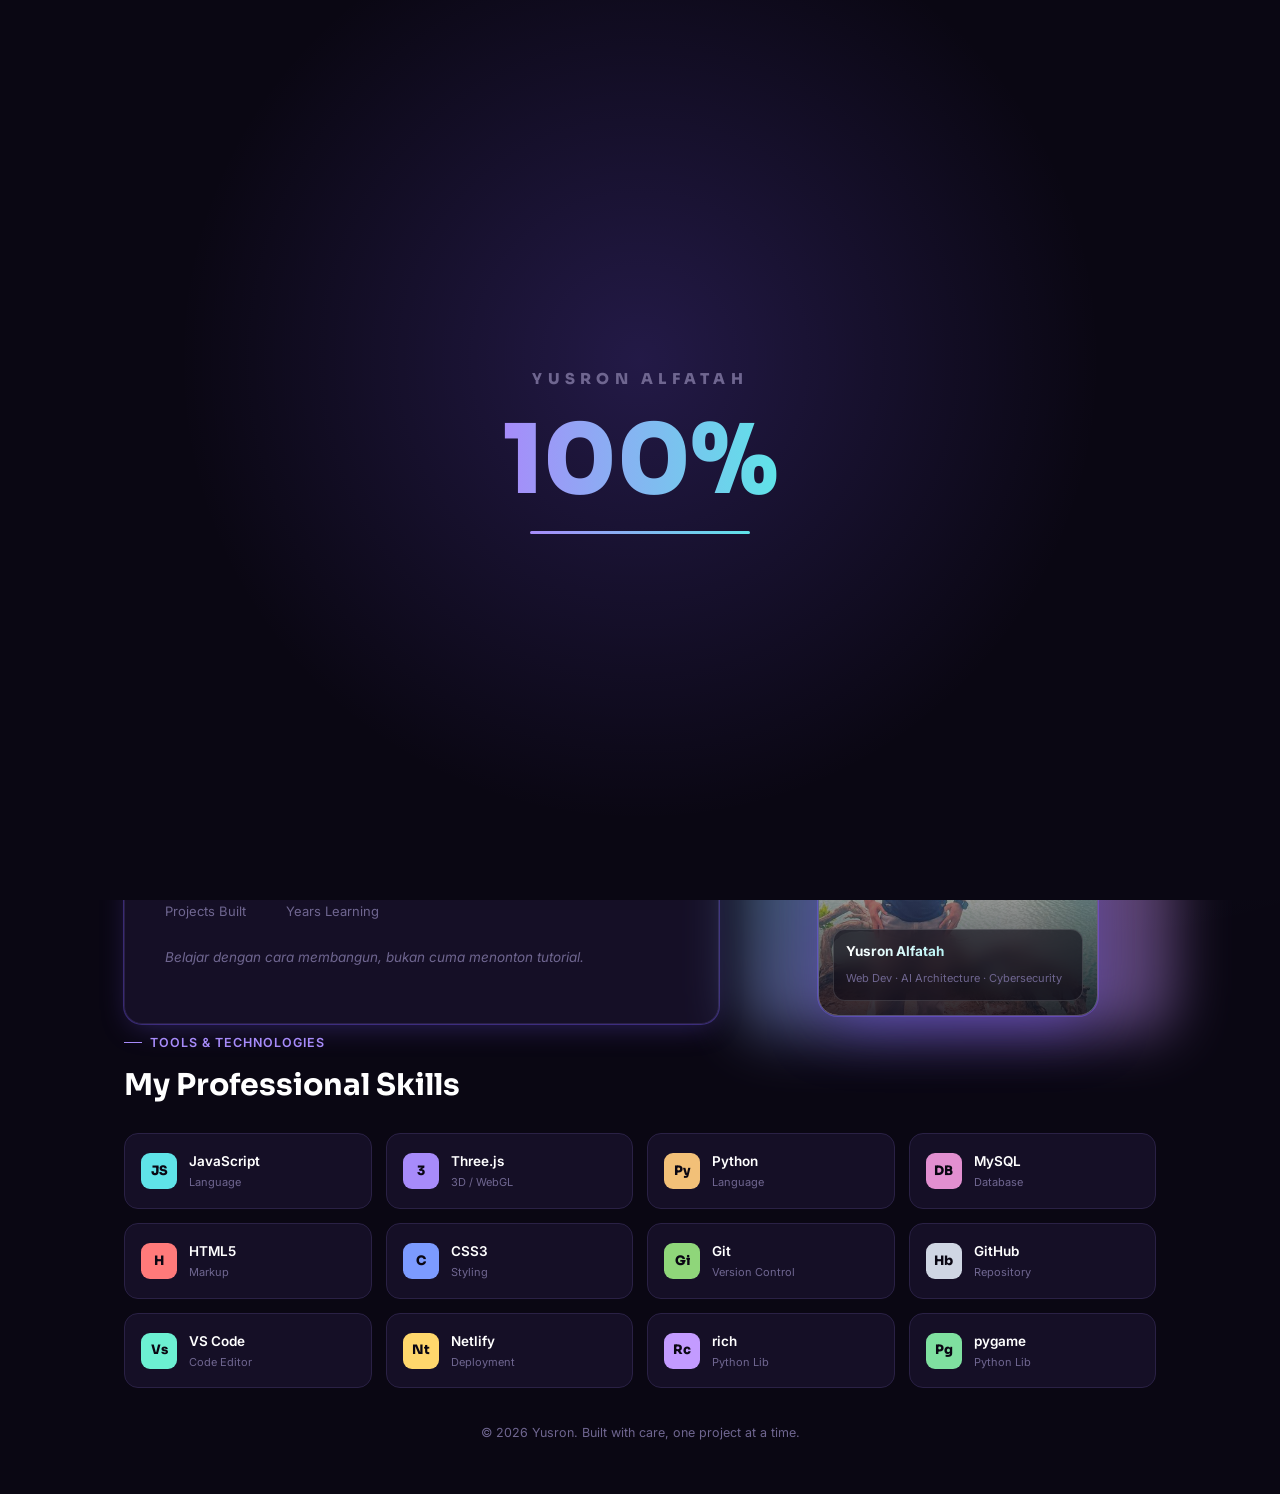
<file: index.html>
<!DOCTYPE html>
<html lang="en">
<head>
  <meta charset="UTF-8" />
  <meta name="viewport" content="width=device-width, initial-scale=1" />
  <title>Yusron | Web Developer</title>
  <meta name="description" content="Yusron — Teknologi Informasi student & web developer. Portfolio, projects, and skills." />
  <link rel="icon" href="data:image/svg+xml,<svg xmlns=%22http://www.w3.org/2000/svg%22 viewBox=%220 0 100 100%22><text y=%22.9em%22 font-size=%2290%22>✨</text></svg>" />
  <link rel="stylesheet" href="styles.css" />
</head>
<body class="is-loading">

  <div class="preloader" id="preloader">
    <div class="preloader__mark">Yusron Alfatah</div>
    <div class="preloader__count" id="preloaderCount">0%</div>
    <div class="preloader__bar"><span id="preloaderBar"></span></div>
  </div>

  <div class="navwrap">
    <nav class="nav">
      <div class="nav__brand">
        <img src="assets/profile.jpg" alt="Yusron" />
        <span class="status"><span class="dot"></span>Online</span>
      </div>
      <div class="nav__links">
        <a href="index.html" class="active">Home</a>
        <a href="projects.html">Projects</a>
        <a href="certifications.html">Certificates</a>
        <a href="contact.html">Contact</a>
      </div>
      <a href="contact.html" class="nav__cta">Contact Me</a>
    </nav>
  </div>

  <header class="hero container">
    <p class="eyebrow">Web Development · AI Architecture · Cybersecurity</p>
    <h1>Hi, I'm Yusron Alfatah —<br />Web &amp; Creative Developer</h1>
    <p class="lead">
      I build modern, interactive web experiences and explore AI-driven
      architecture and cybersecurity — from portfolio sites and community
      platforms to Three.js 3D scenes and Python-based ML/CV tools.
    </p>
    <div class="btn-row">
      <a class="btn btn--primary" href="projects.html">See My Work</a>
      <a class="btn" href="contact.html">Get in Touch</a>
    </div>
  </header>

  <section id="about" class="container">
    <p class="eyebrow">About</p>
    <div class="about">
      <div class="card about-card">
        <h2>About Me</h2>
        <p>
          I'm Yusron Alfatah, a Teknologi Informasi student who enjoys
          building full working software — not just tutorials. My focus
          spans web development, exploring AI-driven architecture, and
          cybersecurity fundamentals — from responsive interfaces to
          interactive 3D scenes and computer-vision experiments.
        </p>
        <p>
          Outside of code, I'm into indie/alt music (Reality Club,
          Cigarettes After Sex, The 1975) and philosophy — that reflective,
          personal side often ends up in my creative projects too.
        </p>
        <div class="stats">
          <div class="stat"><b>6+</b><span>Projects Built</span></div>
          <div class="stat"><b>2+</b><span>Years Learning</span></div>
        </div>
        <p class="about-tagline">Belajar dengan cara membangun, bukan cuma menonton tutorial.</p>
      </div>

      <div class="about-photo">
        <div class="frame">
          <img src="assets/profile.jpg" alt="Foto Yusron" />
          <div class="badge">
            <b>Yusron Alfatah</b>
            <span>Web Dev · AI Architecture · Cybersecurity</span>
          </div>
        </div>
      </div>
    </div>
  </section>

  <section id="tools" class="container">
    <p class="eyebrow">Tools &amp; Technologies</p>
    <h2>My Professional Skills</h2>

    <div class="tools-grid">
      <div class="tool-card"><div class="icon" style="background:#5fe3e8">JS</div><div><div class="name">JavaScript</div><div class="sub">Language</div></div></div>
      <div class="tool-card"><div class="icon" style="background:#a78bfa">3</div><div><div class="name">Three.js</div><div class="sub">3D / WebGL</div></div></div>
      <div class="tool-card"><div class="icon" style="background:#f2c078">Py</div><div><div class="name">Python</div><div class="sub">Language</div></div></div>
      <div class="tool-card"><div class="icon" style="background:#e28fd0">DB</div><div><div class="name">MySQL</div><div class="sub">Database</div></div></div>
      <div class="tool-card"><div class="icon" style="background:#ff7a7a">H</div><div><div class="name">HTML5</div><div class="sub">Markup</div></div></div>
      <div class="tool-card"><div class="icon" style="background:#7c9bff">C</div><div><div class="name">CSS3</div><div class="sub">Styling</div></div></div>
      <div class="tool-card"><div class="icon" style="background:#8fd67a">Gi</div><div><div class="name">Git</div><div class="sub">Version Control</div></div></div>
      <div class="tool-card"><div class="icon" style="background:#cfd6e3">Hb</div><div><div class="name">GitHub</div><div class="sub">Repository</div></div></div>
      <div class="tool-card"><div class="icon" style="background:#6cf0d2">Vs</div><div><div class="name">VS Code</div><div class="sub">Code Editor</div></div></div>
      <div class="tool-card"><div class="icon" style="background:#ffd76c">Nt</div><div><div class="name">Netlify</div><div class="sub">Deployment</div></div></div>
      <div class="tool-card"><div class="icon" style="background:#c39bff">Rc</div><div><div class="name">rich</div><div class="sub">Python Lib</div></div></div>
      <div class="tool-card"><div class="icon" style="background:#7fe0a0">Pg</div><div><div class="name">pygame</div><div class="sub">Python Lib</div></div></div>
    </div>
  </section>

  <footer>© 2026 Yusron. Built with care, one project at a time.</footer>

  <script>
    (function () {
      var countEl = document.getElementById("preloaderCount");
      var barEl = document.getElementById("preloaderBar");
      var preloader = document.getElementById("preloader");
      var n = 0;
      var timer = setInterval(function () {
        n += Math.floor(Math.random() * 8) + 3;
        if (n >= 100) n = 100;
        countEl.textContent = n + "%";
        barEl.style.width = n + "%";
        if (n >= 100) {
          clearInterval(timer);
          setTimeout(function () {
            preloader.classList.add("hide");
            document.body.classList.remove("is-loading");
          }, 250);
        }
      }, 90);
    })();
  </script>
</body>
</html>
</file>
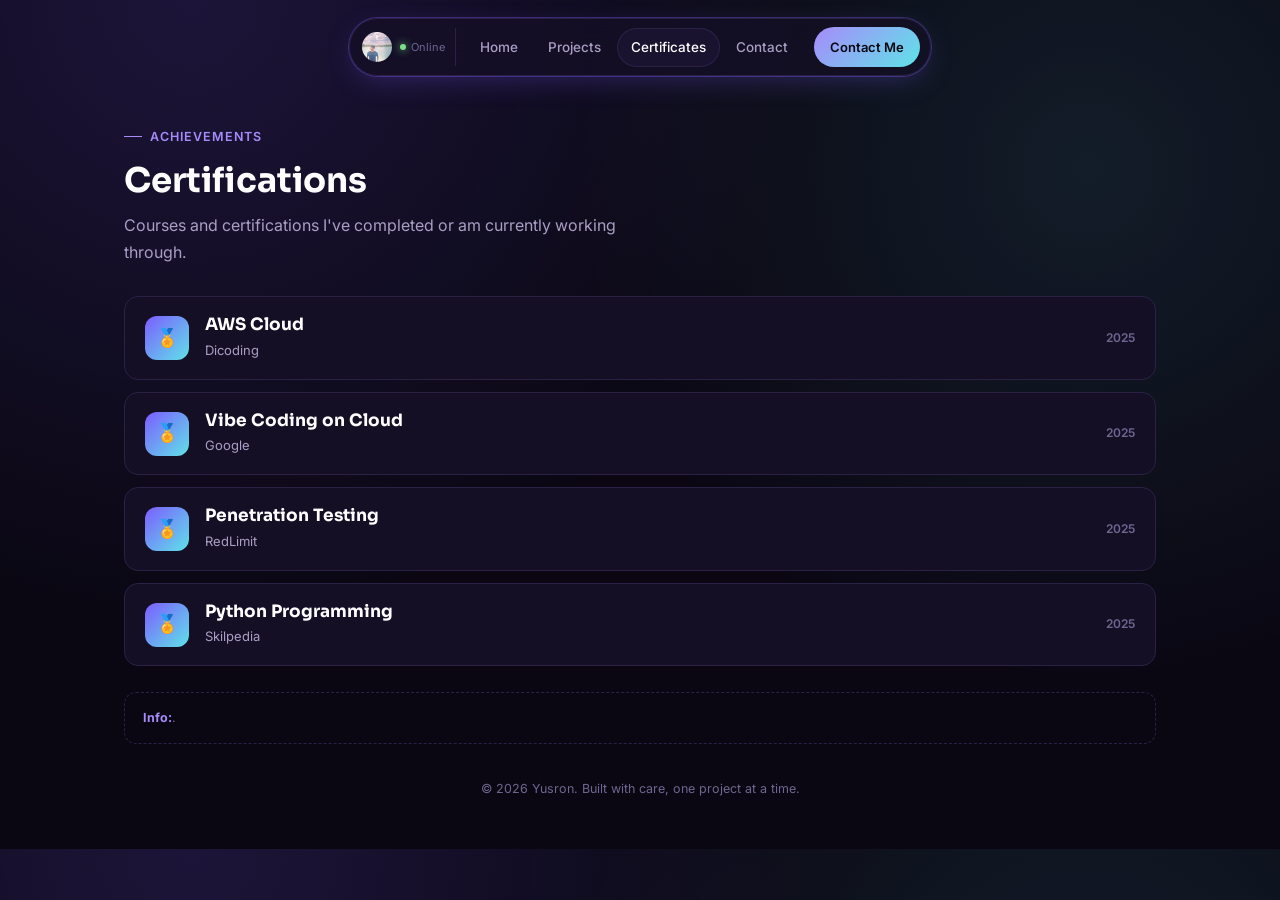
<file: certifications.html>
<!DOCTYPE html>
<html lang="en">
<head>
  <meta charset="UTF-8" />
  <meta name="viewport" content="width=device-width, initial-scale=1" />
  <title>Yusron | Certifications</title>
  <meta name="description" content="Certifications and courses completed by Yusron." />
  <link rel="icon" href="data:image/svg+xml,<svg xmlns=%22http://www.w3.org/2000/svg%22 viewBox=%220 0 100 100%22><text y=%22.9em%22 font-size=%2290%22>✨</text></svg>" />
  <link rel="stylesheet" href="styles.css" />
</head>
<body>

  <div class="navwrap">
    <nav class="nav">
      <div class="nav__brand">
        <img src="assets/profile.jpg" alt="Yusron" />
        <span class="status"><span class="dot"></span>Online</span>
      </div>
      <div class="nav__links">
        <a href="index.html">Home</a>
        <a href="projects.html">Projects</a>
        <a href="certifications.html" class="active">Certificates</a>
        <a href="contact.html">Contact</a>
      </div>
      <a href="contact.html" class="nav__cta">Contact Me</a>
    </nav>
  </div>

  <section class="container" style="padding-top:60px;">
    <p class="eyebrow">Achievements</p>
    <h2 style="font-size:34px;">Certifications</h2>
    <p style="max-width:520px;margin-top:10px;">Courses and certifications I've completed or am currently working through.</p>

    <div class="cert-grid">
      <div class="cert-card">
        <div class="medal">🏅</div>
        <div>
          <h3>AWS Cloud</h3>
          <div class="issuer">Dicoding</div>
        </div>
        <div class="date">2025</div>
      </div>
      <div class="cert-card">
        <div class="medal">🏅</div>
        <div>
          <h3>Vibe Coding on Cloud</h3>
          <div class="issuer">Google</div>
        </div>
        <div class="date">2025</div>
      </div>
      <div class="cert-card">
        <div class="medal">🏅</div>
        <div>
          <h3>Penetration Testing</h3>
          <div class="issuer">RedLimit</div>
        </div>
        <div class="date">2025</div>
      </div>
      <div class="cert-card">
        <div class="medal">🏅</div>
        <div>
          <h3>Python Programming</h3>
          <div class="issuer">Skilpedia</div>
        </div>
        <div class="date">2025</div>
      </div>
    </div>

    <div class="note"><b>Info:</b>.</div>
  </section>

  <footer>© 2026 Yusron. Built with care, one project at a time.</footer>

</body>
</html>
</file>
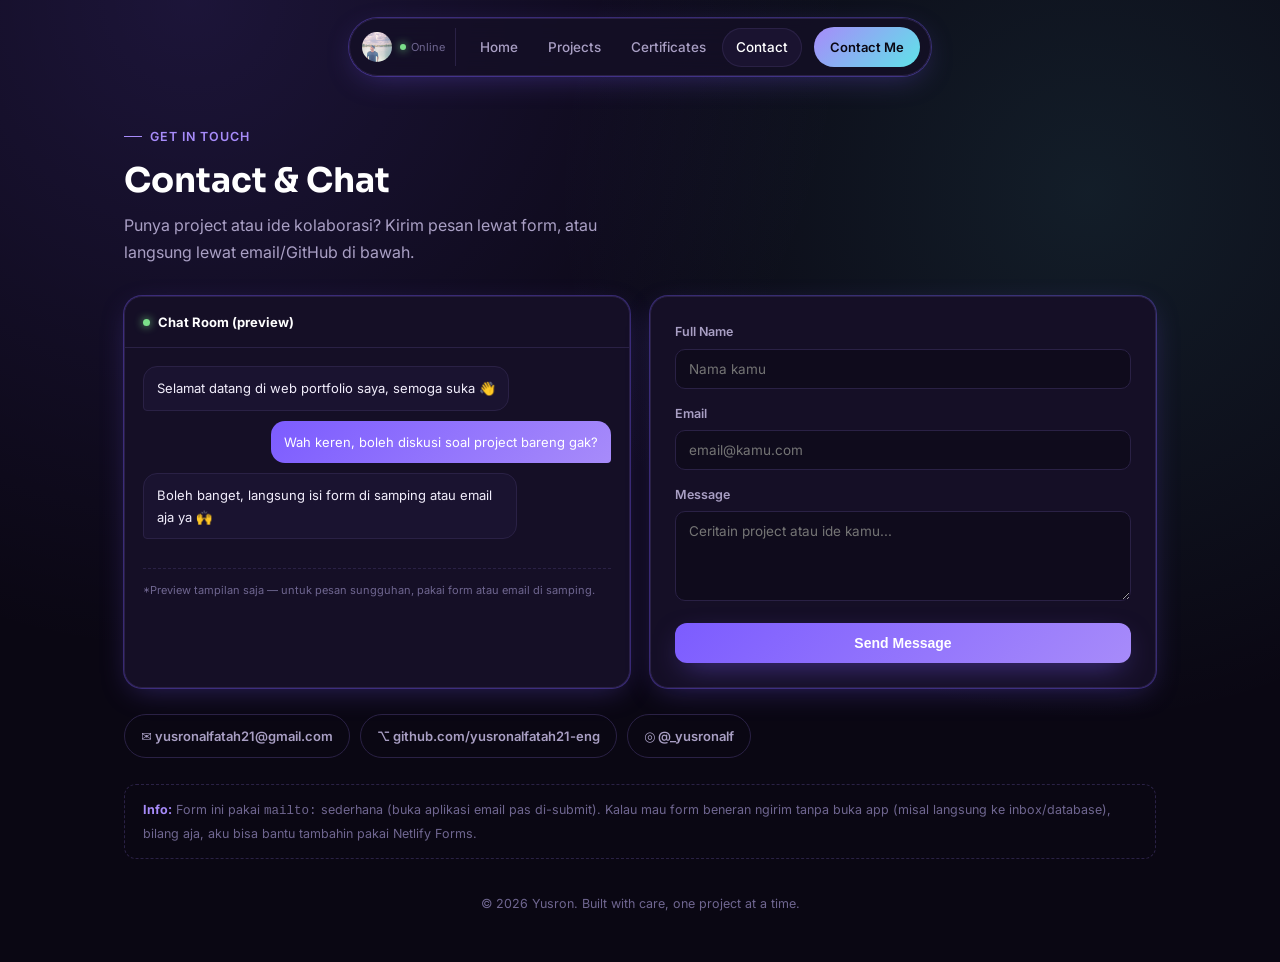
<file: contact.html>
<!DOCTYPE html>
<html lang="en">
<head>
  <meta charset="UTF-8" />
  <meta name="viewport" content="width=device-width, initial-scale=1" />
  <title>Yusron | Contact</title>
  <meta name="description" content="Get in touch with Yusron." />
  <link rel="icon" href="data:image/svg+xml,<svg xmlns=%22http://www.w3.org/2000/svg%22 viewBox=%220 0 100 100%22><text y=%22.9em%22 font-size=%2290%22>✨</text></svg>" />
  <link rel="stylesheet" href="styles.css" />
</head>
<body>

  <div class="navwrap">
    <nav class="nav">
      <div class="nav__brand">
        <img src="assets/profile.jpg" alt="Yusron" />
        <span class="status"><span class="dot"></span>Online</span>
      </div>
      <div class="nav__links">
        <a href="index.html">Home</a>
        <a href="projects.html">Projects</a>
        <a href="certifications.html">Certificates</a>
        <a href="contact.html" class="active">Contact</a>
      </div>
      <a href="contact.html" class="nav__cta">Contact Me</a>
    </nav>
  </div>

  <section class="container" style="padding-top:60px;">
    <p class="eyebrow">Get in Touch</p>
    <h2 style="font-size:34px;">Contact &amp; Chat</h2>
    <p style="max-width:520px;margin-top:10px;">Punya project atau ide kolaborasi? Kirim pesan lewat form, atau langsung lewat email/GitHub di bawah.</p>

    <div class="contact-grid">
      <div class="card chat-card">
        <div class="chat-card__head"><span class="dot"></span> Chat Room (preview)</div>
        <div class="chat-card__body">
          <div class="msg msg--them">Selamat datang di web portfolio saya, semoga suka 👋</div>
          <div class="msg msg--me">Wah keren, boleh diskusi soal project bareng gak?</div>
          <div class="msg msg--them">Boleh banget, langsung isi form di samping atau email aja ya 🙌</div>
        </div>
        <div class="chat-card__tag">*Preview tampilan saja — untuk pesan sungguhan, pakai form atau email di samping.</div>
      </div>

      <div class="card form-card">
        <form onsubmit="event.preventDefault(); window.location.href='mailto:yusronalfatah21@gmail.com?subject=Halo dari '+encodeURIComponent(document.getElementById('fname').value)+'&body='+encodeURIComponent(document.getElementById('fmsg').value);">
          <div class="field">
            <label for="fname">Full Name</label>
            <input id="fname" type="text" placeholder="Nama kamu" required />
          </div>
          <div class="field">
            <label for="femail">Email</label>
            <input id="femail" type="email" placeholder="email@kamu.com" required />
          </div>
          <div class="field">
            <label for="fmsg">Message</label>
            <textarea id="fmsg" placeholder="Ceritain project atau ide kamu..." required></textarea>
          </div>
          <button class="btn btn--primary" type="submit" style="width:100%;justify-content:center;">Send Message</button>
        </form>
      </div>
    </div>

    <div class="contact-links">
      <a href="mailto:yusronalfatah21@gmail.com">✉ yusronalfatah21@gmail.com</a>
      <a href="https://github.com/yusronalfatah21-eng" target="_blank" rel="noreferrer">⌥ github.com/yusronalfatah21-eng</a>
      <a href="https://instagram.com/_yusronalf" target="_blank" rel="noreferrer">◎ @_yusronalf</a>
    </div>

    <div class="note"><b>Info:</b> Form ini pakai <code>mailto:</code> sederhana (buka aplikasi email pas di-submit). Kalau mau form beneran ngirim tanpa buka app (misal langsung ke inbox/database), bilang aja, aku bisa bantu tambahin pakai Netlify Forms.</div>
  </section>

  <footer>© 2026 Yusron. Built with care, one project at a time.</footer>

</body>
</html>
</file>
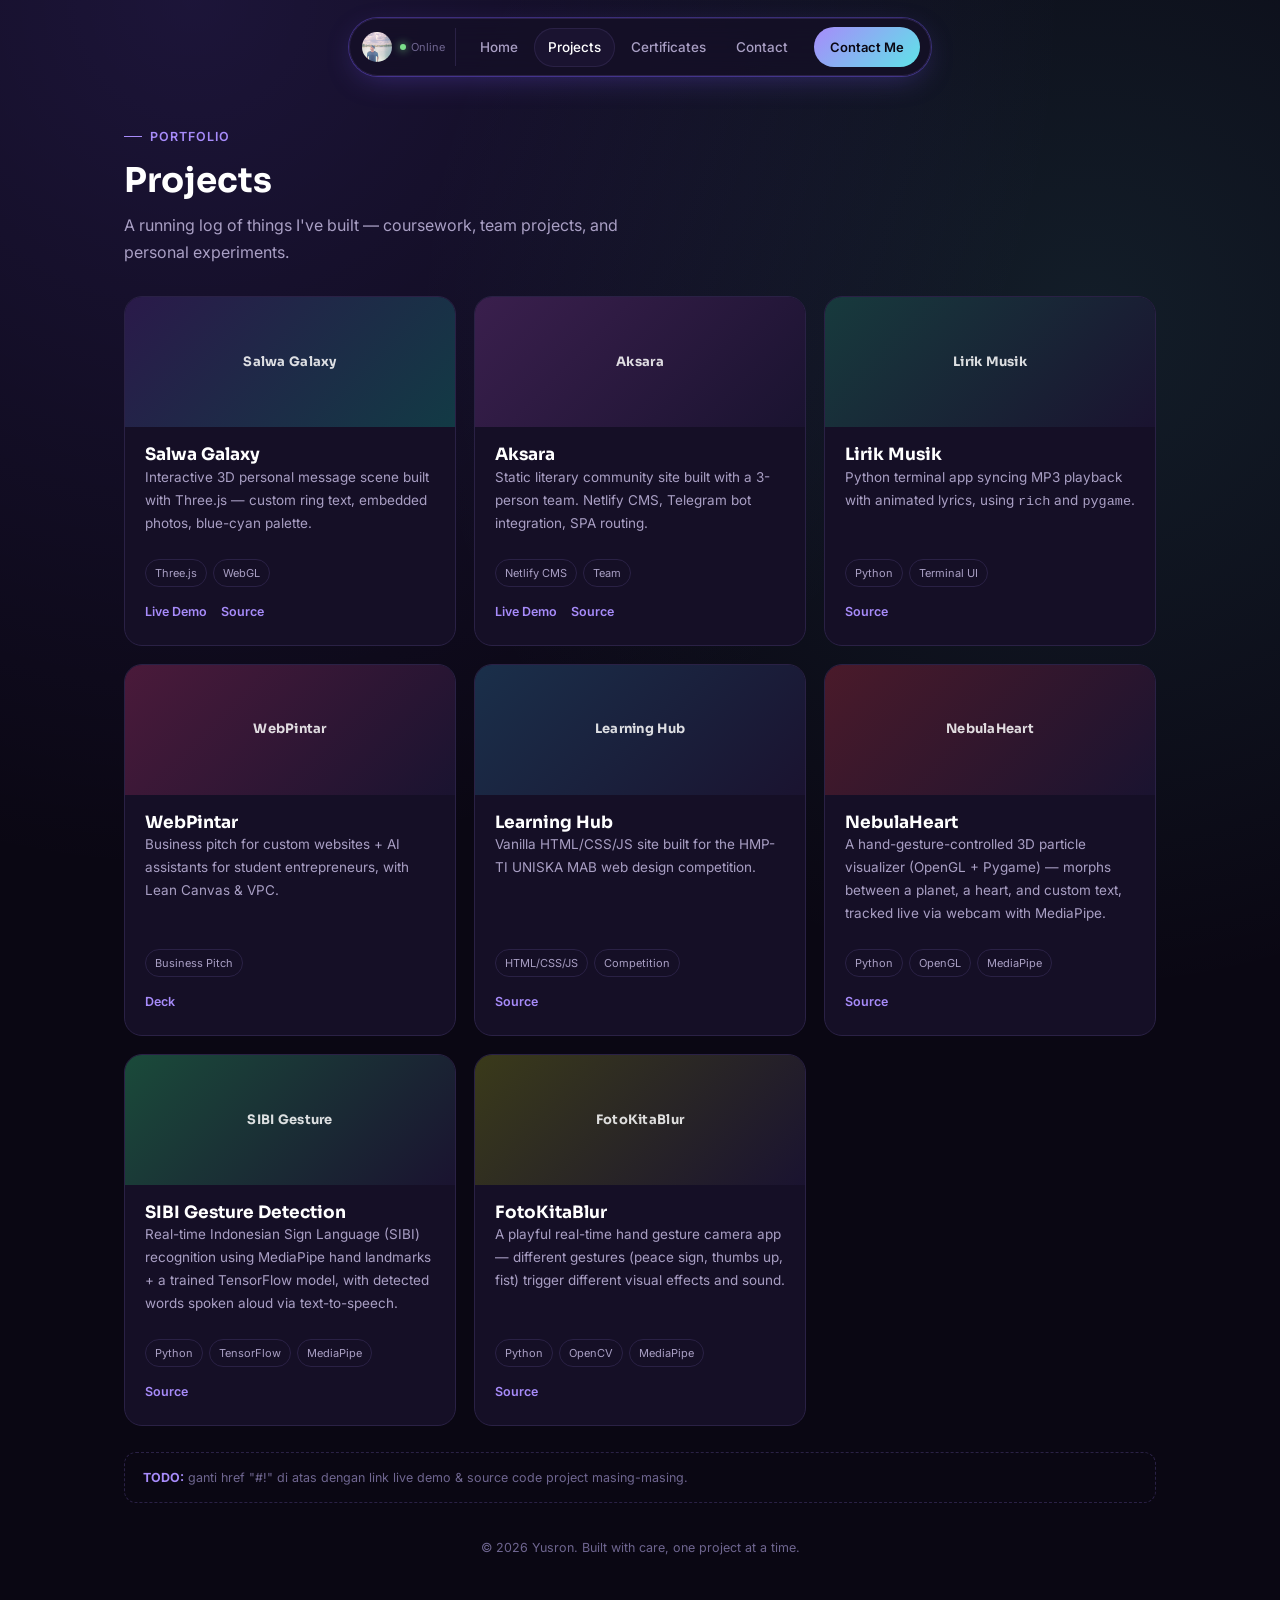
<file: projects.html>
<!DOCTYPE html>
<html lang="en">
<head>
  <meta charset="UTF-8" />
  <meta name="viewport" content="width=device-width, initial-scale=1" />
  <title>Yusron | Projects</title>
  <meta name="description" content="Projects by Yusron: Salwa Galaxy, Aksara, Lirik Musik, WebPintar, Learning Hub." />
  <link rel="icon" href="data:image/svg+xml,<svg xmlns=%22http://www.w3.org/2000/svg%22 viewBox=%220 0 100 100%22><text y=%22.9em%22 font-size=%2290%22>✨</text></svg>" />
  <link rel="stylesheet" href="styles.css" />
</head>
<body>

  <div class="navwrap">
    <nav class="nav">
      <div class="nav__brand">
        <img src="assets/profile.jpg" alt="Yusron" />
        <span class="status"><span class="dot"></span>Online</span>
      </div>
      <div class="nav__links">
        <a href="index.html">Home</a>
        <a href="projects.html" class="active">Projects</a>
        <a href="certifications.html">Certificates</a>
        <a href="contact.html">Contact</a>
      </div>
      <a href="contact.html" class="nav__cta">Contact Me</a>
    </nav>
  </div>

  <section class="container" style="padding-top:60px;">
    <p class="eyebrow">Portfolio</p>
    <h2 style="font-size:34px;">Projects</h2>
    <p style="max-width:520px;margin-top:10px;">A running log of things I've built — coursework, team projects, and personal experiments.</p>

    <div class="project-grid">

      <div class="project-card">
        <div class="project-card__cover" style="background:linear-gradient(135deg,#2a1a4a,#123a45)">Salwa Galaxy</div>
        <div class="project-card__body">
          <h3>Salwa Galaxy</h3>
          <p>Interactive 3D personal message scene built with Three.js — custom ring text, embedded photos, blue-cyan palette.</p>
          <div class="tags"><span class="tag">Three.js</span><span class="tag">WebGL</span></div>
          <div class="project-card__links"><a href="https://yusronalfatah21-eng.github.io/foryousal/" target="_blank" rel="noreferrer">Live Demo</a><a href="#!">Source</a></div>
        </div>
      </div>

      <div class="project-card">
        <div class="project-card__cover" style="background:linear-gradient(135deg,#3a1f4d,#1a1330)">Aksara</div>
        <div class="project-card__body">
          <h3>Aksara</h3>
          <p>Static literary community site built with a 3-person team. Netlify CMS, Telegram bot integration, SPA routing.</p>
          <div class="tags"><span class="tag">Netlify CMS</span><span class="tag">Team</span></div>
          <div class="project-card__links"><a href="https://yusronalfatah21-eng.github.io/aksara/" target="_blank" rel="noreferrer">Live Demo</a><a href="#!">Source</a></div>
        </div>
      </div>

      <div class="project-card">
        <div class="project-card__cover" style="background:linear-gradient(135deg,#173a3d,#1a1330)">Lirik Musik</div>
        <div class="project-card__body">
          <h3>Lirik Musik</h3>
          <p>Python terminal app syncing MP3 playback with animated lyrics, using <code>rich</code> and <code>pygame</code>.</p>
          <div class="tags"><span class="tag">Python</span><span class="tag">Terminal UI</span></div>
          <div class="project-card__links"><a href="#!">Source</a></div>
        </div>
      </div>

      <div class="project-card">
        <div class="project-card__cover" style="background:linear-gradient(135deg,#4a1a3a,#1a1330)">WebPintar</div>
        <div class="project-card__body">
          <h3>WebPintar</h3>
          <p>Business pitch for custom websites + AI assistants for student entrepreneurs, with Lean Canvas &amp; VPC.</p>
          <div class="tags"><span class="tag">Business Pitch</span></div>
          <div class="project-card__links"><a href="#!">Deck</a></div>
        </div>
      </div>

      <div class="project-card">
        <div class="project-card__cover" style="background:linear-gradient(135deg,#1a2f4a,#1a1330)">Learning Hub</div>
        <div class="project-card__body">
          <h3>Learning Hub</h3>
          <p>Vanilla HTML/CSS/JS site built for the HMP-TI UNISKA MAB web design competition.</p>
          <div class="tags"><span class="tag">HTML/CSS/JS</span><span class="tag">Competition</span></div>
          <div class="project-card__links"><a href="#!">Source</a></div>
        </div>
      </div>

      <div class="project-card">
        <div class="project-card__cover" style="background:linear-gradient(135deg,#4a1a2a,#1a1330)">NebulaHeart</div>
        <div class="project-card__body">
          <h3>NebulaHeart</h3>
          <p>A hand-gesture-controlled 3D particle visualizer (OpenGL + Pygame) — morphs between a planet, a heart, and custom text, tracked live via webcam with MediaPipe.</p>
          <div class="tags"><span class="tag">Python</span><span class="tag">OpenGL</span><span class="tag">MediaPipe</span></div>
          <div class="project-card__links"><a href="#!">Source</a></div>
        </div>
      </div>

      <div class="project-card">
        <div class="project-card__cover" style="background:linear-gradient(135deg,#1a4a3a,#1a1330)">SIBI Gesture</div>
        <div class="project-card__body">
          <h3>SIBI Gesture Detection</h3>
          <p>Real-time Indonesian Sign Language (SIBI) recognition using MediaPipe hand landmarks + a trained TensorFlow model, with detected words spoken aloud via text-to-speech.</p>
          <div class="tags"><span class="tag">Python</span><span class="tag">TensorFlow</span><span class="tag">MediaPipe</span></div>
          <div class="project-card__links"><a href="#!">Source</a></div>
        </div>
      </div>

      <div class="project-card">
        <div class="project-card__cover" style="background:linear-gradient(135deg,#3a3a1a,#1a1330)">FotoKitaBlur</div>
        <div class="project-card__body">
          <h3>FotoKitaBlur</h3>
          <p>A playful real-time hand gesture camera app — different gestures (peace sign, thumbs up, fist) trigger different visual effects and sound.</p>
          <div class="tags"><span class="tag">Python</span><span class="tag">OpenCV</span><span class="tag">MediaPipe</span></div>
          <div class="project-card__links"><a href="#!">Source</a></div>
        </div>
      </div>

    </div>

    <div class="note"><b>TODO:</b> ganti href "#!" di atas dengan link live demo &amp; source code project masing-masing.</div>
  </section>

  <footer>© 2026 Yusron. Built with care, one project at a time.</footer>

</body>
</html>
</file>
<file: styles.css>
/* ============================================================
   Yusron — Portfolio (dark / violet-glow theme)
   ============================================================ */

@import url('https://fonts.googleapis.com/css2?family=Sora:wght@400;600;700;800&family=Inter:wght@400;500;600;700&display=swap');

:root {
  --bg:        #0a0713;
  --bg-alt:    #0f0b1c;
  --panel:     #150f26;
  --panel-2:   #1a1330;
  --border:    #2a2145;
  --text:      #f2eefc;
  --text-dim:  #a99fc4;
  --text-faint:#6f6690;

  --violet:    #a78bfa;
  --violet-2:  #7c5cff;
  --cyan:      #5fe3e8;
  --pink:      #e28fd0;

  --glow: 0 0 0 1px rgba(124,92,255,.35), 0 8px 30px -8px rgba(124,92,255,.35);
  --glow-lg: 0 0 0 1px rgba(124,92,255,.4), 0 20px 60px -15px rgba(124,92,255,.5);

  --font-display: 'Sora', sans-serif;
  --font-body: 'Inter', system-ui, sans-serif;
}

* { box-sizing: border-box; }
html { scroll-behavior: smooth; }

body {
  margin: 0;
  background:
    radial-gradient(circle at 15% 0%, rgba(124,92,255,.16), transparent 45%),
    radial-gradient(circle at 85% 20%, rgba(95,227,232,.10), transparent 40%),
    var(--bg);
  color: var(--text);
  font-family: var(--font-body);
  line-height: 1.7;
  -webkit-font-smoothing: antialiased;
}

a { color: inherit; text-decoration: none; }
::selection { background: rgba(167,139,250,.3); }
:focus-visible { outline: 2px solid var(--violet); outline-offset: 2px; }

h1, h2, h3 { font-family: var(--font-display); color: #fff; margin: 0; line-height: 1.2; }
h1 { font-size: clamp(34px, 5vw, 52px); font-weight: 800; }
h2 { font-size: clamp(24px, 3vw, 30px); font-weight: 700; }
h3 { font-size: 17px; font-weight: 700; }
p { color: var(--text-dim); margin: 0 0 14px; }

.container { max-width: 1080px; margin: 0 auto; padding: 0 24px; }
section { padding: 90px 0; }
@media (max-width: 640px) { section { padding: 60px 0; } }

.eyebrow {
  display: inline-flex;
  align-items: center;
  gap: 8px;
  font-size: 12.5px;
  font-weight: 600;
  letter-spacing: .08em;
  text-transform: uppercase;
  color: var(--violet);
  margin-bottom: 14px;
}
.eyebrow::before { content: ""; width: 18px; height: 1px; background: var(--violet); }

/* ---------- Floating navbar ---------- */

.navwrap { position: sticky; top: 18px; z-index: 50; display: flex; justify-content: center; padding: 0 16px; }
.nav {
  display: flex;
  align-items: center;
  gap: 6px;
  padding: 8px 10px 8px 8px;
  background: rgba(21,15,38,.75);
  backdrop-filter: blur(14px);
  border: 1px solid var(--border);
  border-radius: 999px;
  box-shadow: var(--glow);
  max-width: 100%;
  overflow-x: auto;
}
.nav__brand {
  display: flex;
  align-items: center;
  gap: 8px;
  padding: 4px 10px 4px 4px;
  border-right: 1px solid var(--border);
  margin-right: 4px;
  white-space: nowrap;
}
.nav__brand img { width: 30px; height: 30px; border-radius: 50%; object-fit: cover; }
.nav__brand .status { display: flex; align-items: center; gap: 5px; font-size: 11px; color: var(--text-faint); }
.nav__brand .dot { width: 6px; height: 6px; border-radius: 50%; background: #7be08a; box-shadow: 0 0 8px #7be08a; }

.nav__links { display: flex; gap: 2px; }
.nav__links a {
  font-size: 13.5px;
  font-weight: 500;
  color: var(--text-dim);
  padding: 8px 14px;
  border-radius: 999px;
  white-space: nowrap;
  transition: background .15s ease, color .15s ease;
}
.nav__links a:hover { color: var(--text); background: rgba(255,255,255,.04); }
.nav__links a.active { color: #fff; background: var(--panel-2); box-shadow: inset 0 0 0 1px var(--border); }

.nav__cta {
  margin-left: 6px;
  font-size: 13px;
  font-weight: 600;
  color: #0a0713;
  background: linear-gradient(135deg, var(--violet), var(--cyan));
  padding: 9px 16px;
  border-radius: 999px;
  white-space: nowrap;
}

/* ---------- Buttons ---------- */

.btn {
  display: inline-flex;
  align-items: center;
  gap: 8px;
  font-size: 14px;
  font-weight: 600;
  padding: 12px 22px;
  border-radius: 12px;
  border: 1px solid var(--border);
  color: var(--text);
  transition: border-color .15s ease, transform .1s ease, background .15s ease;
}
.btn:hover { border-color: var(--violet); background: var(--panel-2); }
.btn:active { transform: translateY(1px); }
.btn--primary {
  border: none;
  background: linear-gradient(135deg, var(--violet-2), var(--violet));
  color: #fff;
  box-shadow: 0 10px 30px -10px rgba(124,92,255,.6);
}
.btn--primary:hover { filter: brightness(1.08); }
.btn-row { display: flex; gap: 12px; flex-wrap: wrap; margin-top: 22px; }

/* ---------- Hero ---------- */

.hero { padding-top: 70px; text-align: center; }
.hero .eyebrow { justify-content: center; }
.hero .eyebrow::before { display: none; }
.hero p.lead { max-width: 560px; margin: 18px auto 0; font-size: 17px; color: var(--text-dim); }
.hero .btn-row { justify-content: center; }

/* ---------- Glow card (base) ---------- */

.card {
  background: var(--panel);
  border: 1px solid var(--border);
  border-radius: 18px;
  box-shadow: var(--glow);
}

/* ---------- About ---------- */

.about {
  display: grid;
  grid-template-columns: 1.2fr .8fr;
  gap: 40px;
  align-items: center;
}
@media (max-width: 780px) { .about { grid-template-columns: 1fr; } }

.about-card { padding: 40px; }
.stats { display: flex; gap: 40px; margin-top: 26px; }
.stat b { display: block; font-family: var(--font-display); font-size: 30px; color: #fff; }
.stat span { font-size: 13px; color: var(--text-faint); }
.about-tagline { margin-top: 22px; font-size: 13.5px; color: var(--text-faint); font-style: italic; }

.about-photo {
  position: relative;
  display: flex;
  justify-content: center;
}
.about-photo::before {
  content: "";
  position: absolute;
  inset: -18px;
  background: conic-gradient(from 180deg, var(--violet), var(--cyan), var(--pink), var(--violet));
  border-radius: 28px;
  filter: blur(28px);
  opacity: .45;
  z-index: 0;
}
.about-photo .frame {
  width: 100%;
  max-width: 280px;
  border-radius: 20px;
  overflow: hidden;
  border: 1px solid rgba(255,255,255,.12);
  box-shadow: var(--glow-lg);
  position: relative;
  z-index: 1;
}
.about-photo img {
  width: 100%;
  display: block;
  filter: saturate(1.15) contrast(1.08) brightness(.97);
}
.about-photo .frame::after {
  content: "";
  position: absolute;
  inset: 0;
  background: linear-gradient(180deg, rgba(124,92,255,.12) 0%, transparent 30%, transparent 55%, rgba(10,7,19,.85) 100%);
  pointer-events: none;
}
.about-photo .badge {
  position: absolute;
  left: 14px;
  bottom: 14px;
  right: 14px;
  background: rgba(10,7,19,.55);
  backdrop-filter: blur(8px);
  border: 1px solid rgba(255,255,255,.14);
  border-radius: 12px;
  padding: 10px 12px;
  z-index: 2;
}
.about-photo .badge b {
  display: block;
  font-size: 13.5px;
  color: #fff;
  background: linear-gradient(90deg, #fff, var(--cyan));
  -webkit-background-clip: text;
  background-clip: text;
  -webkit-text-fill-color: transparent;
}
.about-photo .badge span { font-size: 11px; color: var(--text-faint); }

/* ---------- Tools & Technologies ---------- */

.tools-grid {
  display: grid;
  grid-template-columns: repeat(4, 1fr);
  gap: 14px;
  margin-top: 30px;
}
@media (max-width: 780px) { .tools-grid { grid-template-columns: repeat(2, 1fr); } }

.tool-card {
  display: flex;
  align-items: center;
  gap: 12px;
  padding: 16px;
  background: var(--panel);
  border: 1px solid var(--border);
  border-radius: 14px;
  transition: border-color .15s ease, transform .12s ease;
}
.tool-card:hover { border-color: var(--violet); transform: translateY(-2px); }
.tool-card .icon {
  width: 36px; height: 36px;
  border-radius: 9px;
  display: flex; align-items: center; justify-content: center;
  font-family: var(--font-display);
  font-weight: 800;
  font-size: 13px;
  color: #0a0713;
  flex-shrink: 0;
}
.tool-card .name { font-size: 13.5px; font-weight: 600; color: #fff; }
.tool-card .sub { font-size: 11px; color: var(--text-faint); }

/* ---------- Project cards ---------- */

.project-grid {
  display: grid;
  grid-template-columns: repeat(3, 1fr);
  gap: 18px;
  margin-top: 30px;
}
@media (max-width: 900px) { .project-grid { grid-template-columns: 1fr 1fr; } }
@media (max-width: 640px) { .project-grid { grid-template-columns: 1fr; } }

.project-card {
  background: var(--panel);
  border: 1px solid var(--border);
  border-radius: 18px;
  overflow: hidden;
  transition: border-color .15s ease, transform .15s ease;
  display: flex;
  flex-direction: column;
}
.project-card:hover { border-color: var(--violet); transform: translateY(-3px); box-shadow: var(--glow); }
.project-card__cover {
  height: 130px;
  display: flex; align-items: center; justify-content: center;
  font-family: var(--font-display);
  font-size: 13px;
  font-weight: 700;
  color: rgba(255,255,255,.85);
  letter-spacing: .02em;
}
.project-card__body { padding: 18px 20px 22px; flex: 1; display: flex; flex-direction: column; }
.project-card__body p { font-size: 13.5px; flex: 1; }
.tags { display: flex; flex-wrap: wrap; gap: 6px; margin: 10px 0 14px; }
.tag { font-size: 11px; padding: 4px 9px; border-radius: 999px; border: 1px solid var(--border); color: var(--text-dim); }
.project-card__links { display: flex; gap: 14px; font-size: 12.5px; font-weight: 600; }
.project-card__links a { color: var(--violet); }
.project-card__links a:hover { color: var(--cyan); }

/* ---------- Certifications ---------- */

.cert-grid { display: flex; flex-direction: column; gap: 12px; margin-top: 30px; }
.cert-card {
  display: grid;
  grid-template-columns: 44px 1fr auto;
  align-items: center;
  gap: 16px;
  padding: 18px 20px;
  background: var(--panel);
  border: 1px solid var(--border);
  border-radius: 14px;
}
.cert-card .medal {
  width: 44px; height: 44px; border-radius: 12px;
  background: linear-gradient(135deg, var(--violet-2), var(--cyan));
  display: flex; align-items: center; justify-content: center;
  font-size: 18px;
}
.cert-card .medal.pending { background: var(--panel-2); border: 1px dashed var(--border); }
.cert-card h3 { margin-bottom: 3px; }
.cert-card .issuer { font-size: 13px; color: var(--text-dim); }
.cert-card .date { font-size: 12px; color: var(--text-faint); font-weight: 600; white-space: nowrap; }

.note {
  margin-top: 26px;
  padding: 14px 18px;
  border: 1px dashed var(--border);
  border-radius: 12px;
  font-size: 12.5px;
  color: var(--text-faint);
}
.note b { color: var(--violet); }

/* ---------- Contact & Chat ---------- */

.contact-grid {
  display: grid;
  grid-template-columns: 1fr 1fr;
  gap: 20px;
  margin-top: 30px;
}
@media (max-width: 780px) { .contact-grid { grid-template-columns: 1fr; } }

.chat-card { padding: 0; overflow: hidden; }
.chat-card__head {
  display: flex; align-items: center; gap: 8px;
  padding: 14px 18px;
  border-bottom: 1px solid var(--border);
  font-size: 13px; font-weight: 700; color: #fff;
}
.chat-card__head .dot { width: 7px; height: 7px; border-radius: 50%; background: #7be08a; box-shadow: 0 0 8px #7be08a; }
.chat-card__body { padding: 18px; display: flex; flex-direction: column; gap: 10px; min-height: 220px; }
.msg { max-width: 80%; padding: 10px 13px; border-radius: 14px; font-size: 13px; }
.msg--them { align-self: flex-start; background: var(--panel-2); border: 1px solid var(--border); border-bottom-left-radius: 4px; }
.msg--me { align-self: flex-end; background: linear-gradient(135deg, var(--violet-2), var(--violet)); color: #fff; border-bottom-right-radius: 4px; }
.chat-card__tag {
  margin: 0 18px 16px;
  font-size: 11px;
  color: var(--text-faint);
  border-top: 1px dashed var(--border);
  padding-top: 12px;
}

.form-card { padding: 24px; }
.field { margin-bottom: 14px; }
.field label { display: block; font-size: 12.5px; font-weight: 600; color: var(--text-dim); margin-bottom: 6px; }
.field input, .field textarea {
  width: 100%;
  padding: 11px 13px;
  background: var(--bg-alt);
  border: 1px solid var(--border);
  border-radius: 10px;
  color: var(--text);
  font-family: var(--font-body);
  font-size: 13.5px;
}
.field input:focus, .field textarea:focus { border-color: var(--violet); outline: none; }
.field textarea { resize: vertical; min-height: 90px; }

.contact-links { display: flex; gap: 10px; flex-wrap: wrap; margin-top: 26px; }
.contact-links a {
  display: flex; align-items: center; gap: 8px;
  font-size: 13px; font-weight: 600;
  padding: 10px 16px;
  border: 1px solid var(--border);
  border-radius: 999px;
  color: var(--text-dim);
}
.contact-links a:hover { color: #fff; border-color: var(--violet); }

/* ---------- Preloader ---------- */

.preloader {
  position: fixed;
  inset: 0;
  z-index: 9999;
  display: flex;
  flex-direction: column;
  align-items: center;
  justify-content: center;
  gap: 22px;
  background:
    radial-gradient(circle at 50% 40%, rgba(124,92,255,.22), transparent 55%),
    var(--bg);
  transition: opacity .6s ease, visibility .6s ease;
}
.preloader.hide {
  opacity: 0;
  visibility: hidden;
  pointer-events: none;
}
.preloader__mark {
  font-family: var(--font-display);
  font-weight: 800;
  font-size: 15px;
  letter-spacing: .35em;
  color: var(--text-faint);
  text-transform: uppercase;
}
.preloader__count {
  font-family: var(--font-display);
  font-weight: 800;
  font-size: clamp(56px, 12vw, 96px);
  color: #fff;
  background: linear-gradient(90deg, var(--violet), var(--cyan));
  -webkit-background-clip: text;
  background-clip: text;
  -webkit-text-fill-color: transparent;
  line-height: 1;
}
.preloader__bar {
  width: 220px;
  height: 3px;
  border-radius: 3px;
  background: var(--border);
  overflow: hidden;
}
.preloader__bar span {
  display: block;
  height: 100%;
  width: 0%;
  background: linear-gradient(90deg, var(--violet), var(--cyan));
  box-shadow: 0 0 12px var(--violet);
  transition: width .12s linear;
}

body.is-loading { overflow: hidden; }

footer {
  text-align: center;
  padding: 34px 0 50px;
  font-size: 12.5px;
  color: var(--text-faint);
}
</file>
